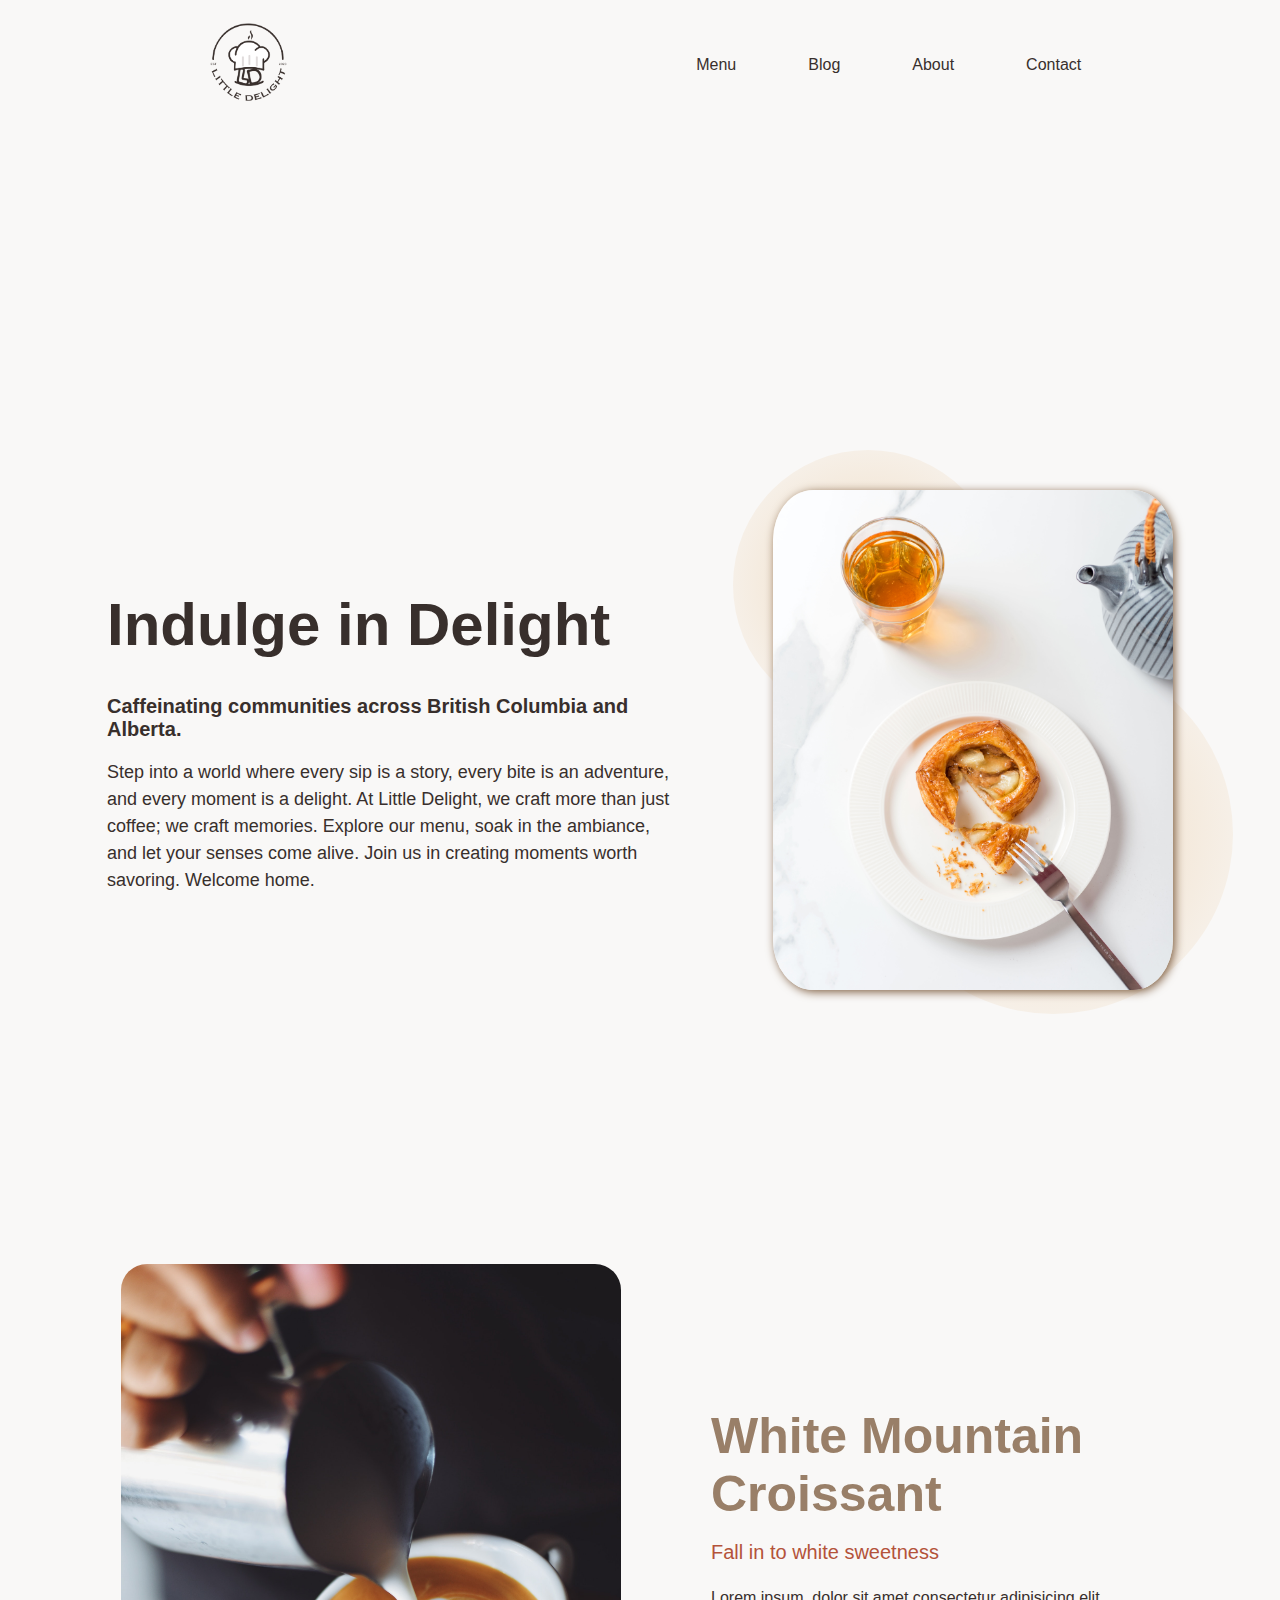
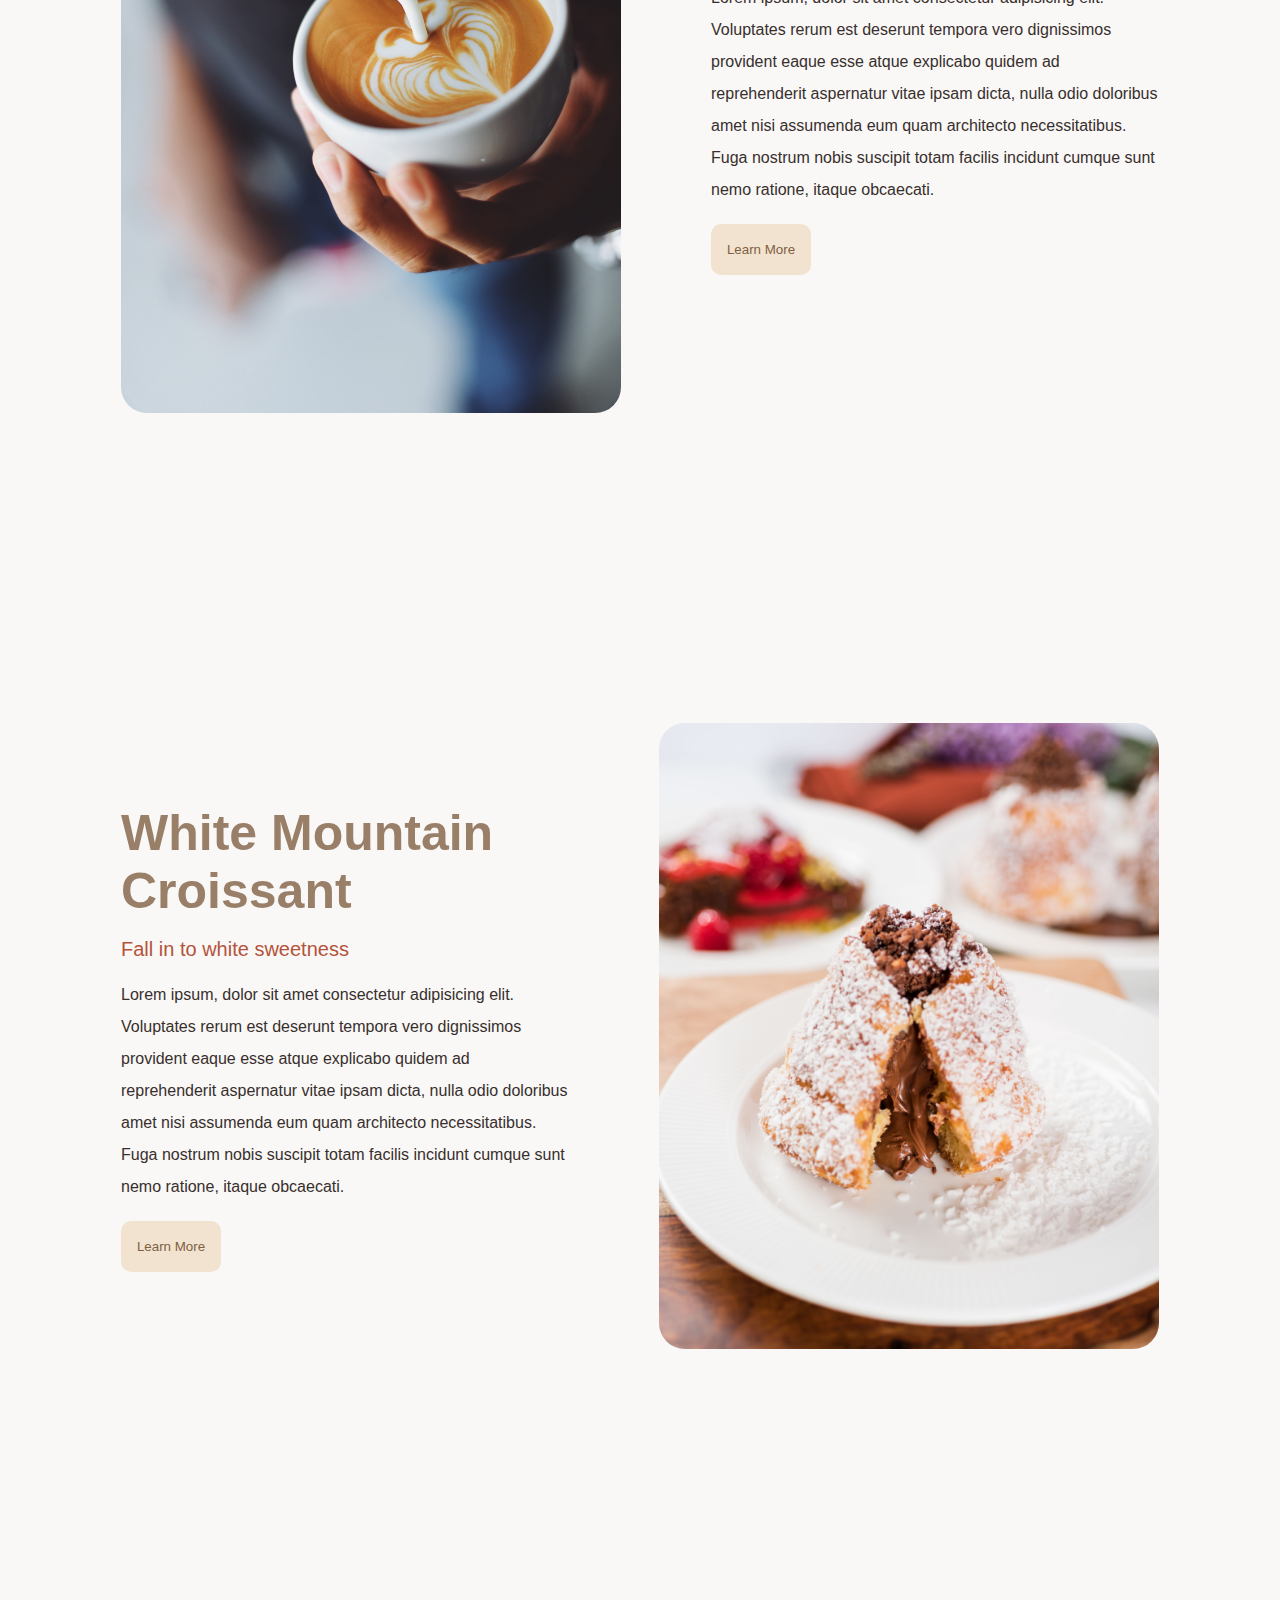
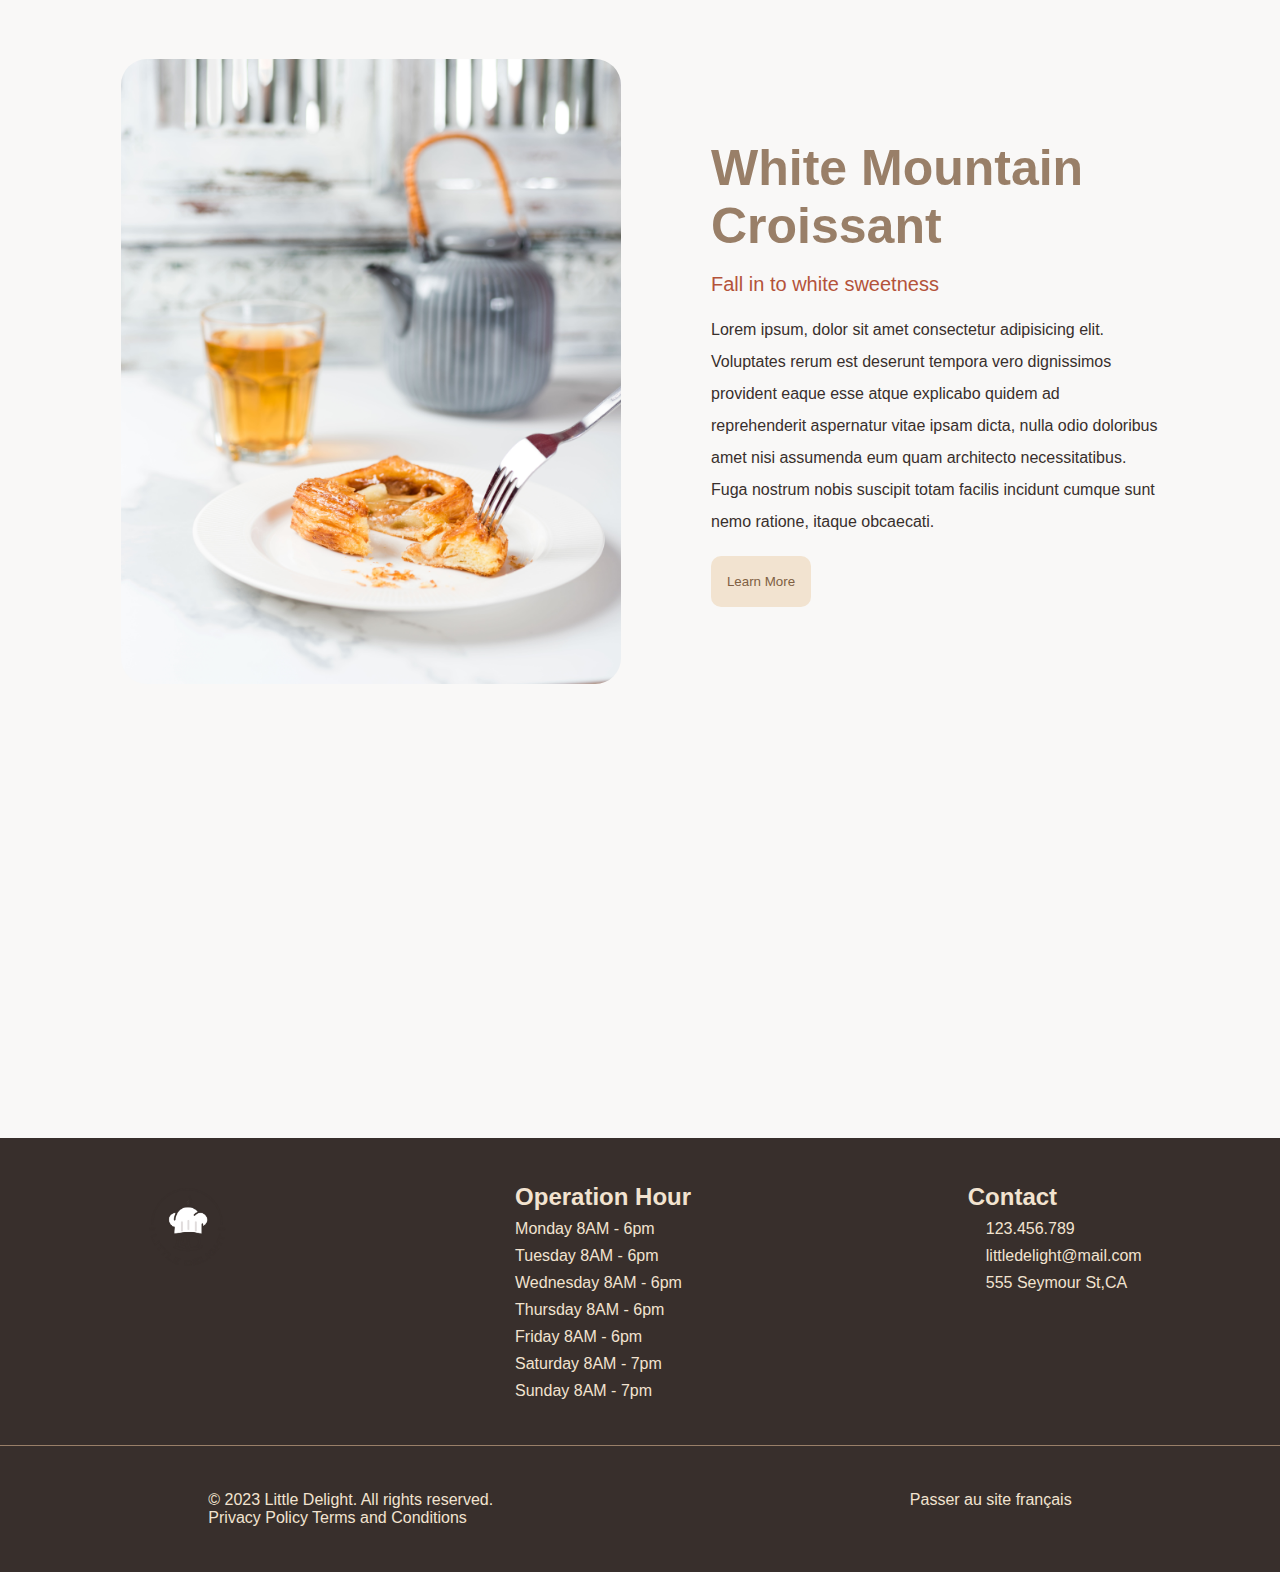
<file: index.html>
<!DOCTYPE html>
<html lang="en">
<head>
    <meta charset="UTF-8">
    <meta name="viewport" content="width=device-width, initial-scale=1.0">
    <meta name="twitter:card" content="summary_large_image" />
    <meta name="twitter:site" content="https://www.littedelight.yoorankim.com/index.html" />
    <meta name="twitter:title" content="Indulge in Delight"/>
    <meta name="twitter:image" content="https://www.littedelight.yoorankim.com/images/danishTable.jpg"/>
    <meta name="twitter:description" content="Step into a world where every sip is a story, every bite is an adventure, and every moment is a delight. At Little Delight, we craft more than just coffee; we craft memories. Explore our menu, soak in the ambiance, and let your senses come alive. Join us in creating moments worth savouring. Welcome home." />
    <meta property="og:url"content="https://www.littedelight.yoorankim.com/index.html"/>
    <meta property="og:type"content='Homepage'/>
    <meta property="og:title"content='Indulge in Delight'/>
    <meta property="og:image"content="images/danishTable.jpg"/>
    <meta property="og:description" content="Step into a world where every sip is a story, every bite is an adventure, and every moment is a delight. At Little Delight, we craft more than just coffee; we craft memories. Explore our menu, soak in the ambiance, and let your senses come alive. Join us in creating moments worth savouring. Welcome home." />
    <link rel="stylesheet" href="https://cdnjs.cloudflare.com/ajax/libs/font-awesome/6.4.2/css/all.min.css" integrity="sha512-z3gLpd7yknf1YoNbCzqRKc4qyor8gaKU1qmn+CShxbuBusANI9QpRohGBreCFkKxLhei6S9CQXFEbbKuqLg0DA==" crossorigin="anonymous" referrerpolicy="no-referrer" />
    <link rel="stylesheet" href="./styles/global.css">
    <link rel="stylesheet" href="./styles/homePage.css">
    <link rel="icon" type="image/x-icon" href="./images/grey.png">
    <script type='text/javascript' src='https://platform-api.sharethis.com/js/sharethis.js#property=653173de128a9c0012084777&product=sticky-share-buttons' async='async'></script>
    <title>Little Delight</title>
</head>
<body>
    <header>
        <a href="./index.html"><img src="./images/grey.png" alt="Logo"></a>
        <nav>
            <ul>
                <li>
                    <a href="./menu.html">Menu</a>
                    <ul>
                        <li><a href="./pastry.html">Pastry</a></li>
                        <li><a href="./coffee.html">Coffee</a></li>
                        <li><a href="./sandwich.html">Sandwich</a></li>
                    </ul>
                </li>
                <li><a href="./blog.html">Blog</a></li>
                <li>
                    <a href="./mission.html">About</a>
                    <ul>
                        <li><a href="./mission.html">Mission</a></li>
                        <li><a href="./vision.html">Vision</a></li>
                        <li><a href="./team.html">Team</a></li>
                    </ul>
                </li>
                <li><a href=".//contact.html">Contact</a></li>
            </ul>
        </nav>
    </header>
    <main>
        <div class="sharethis-sticky-share-buttons"></div>
        <section class='banner'>
            <article>
                <h1>Indulge in Delight</h1>
                <span>Caffeinating communities across British Columbia and Alberta.</span>
                <p>
                    Step into a world where every sip is a story, every bite is an adventure, and every moment is a delight. At Little Delight, we craft more than just coffee; we craft memories. Explore our menu, soak in the ambiance, and let your senses come alive. Join us in creating moments worth savoring. Welcome home.
                </p>
            </article>
            <figure>
                <img src="./images/danishTable.jpg" alt="">
                <span></span>
                <span></span>
            </figure>
        </section>
        <section class='menu'>
            <article>
                <figure>
                    <img src="./images/coffee.jpg" alt="">
                </figure>
                <div>
                    <h3>White Mountain Croissant</h3>
                    <span>Fall in to white sweetness</span>
                    <p>Lorem ipsum, dolor sit amet consectetur adipisicing elit. Voluptates rerum est deserunt tempora vero dignissimos provident eaque esse atque explicabo quidem ad reprehenderit aspernatur vitae ipsam dicta, nulla odio doloribus amet nisi assumenda eum quam architecto necessitatibus. Fuga nostrum nobis suscipit totam facilis incidunt cumque sunt nemo ratione, itaque obcaecati.</p>
                    <button>Learn More</button>
                </div>
            </article>
            <article>
                <figure>
                    <img src="./images/_DSC1422.jpg" alt="">
                </figure>
                <div>
                    <h3>White Mountain Croissant</h3>
                    <span>Fall in to white sweetness</span>
                    <p>Lorem ipsum, dolor sit amet consectetur adipisicing elit. Voluptates rerum est deserunt tempora vero dignissimos provident eaque esse atque explicabo quidem ad reprehenderit aspernatur vitae ipsam dicta, nulla odio doloribus amet nisi assumenda eum quam architecto necessitatibus. Fuga nostrum nobis suscipit totam facilis incidunt cumque sunt nemo ratione, itaque obcaecati.</p>
                    <button>Learn More</button>
                </div>
            </article>
            <article>
                <figure>
                    <img src="./images/_DSC1530.jpg" alt="">
                </figure>
                <div>
                    <h3>White Mountain Croissant</h3>
                    <span>Fall in to white sweetness</span>
                    <p>Lorem ipsum, dolor sit amet consectetur adipisicing elit. Voluptates rerum est deserunt tempora vero dignissimos provident eaque esse atque explicabo quidem ad reprehenderit aspernatur vitae ipsam dicta, nulla odio doloribus amet nisi assumenda eum quam architecto necessitatibus. Fuga nostrum nobis suscipit totam facilis incidunt cumque sunt nemo ratione, itaque obcaecati.</p>
                    <button>Learn More</button>
                </div>
            </article>
        </section>
        <div class="powr-social-feed" id="sharethis-social-feed-653173de128a9c0012084777"></div>
    </main>
    <footer>
        <section>
            <img src="./images/grey.png" alt="Logo">
            <ul class='operation'>
                <li><h2>Operation Hour</h2></li>
                <li>Monday 8AM - 6pm</li>
                <li>Tuesday 8AM - 6pm</li>
                <li>Wednesday 8AM - 6pm</li>
                <li>Thursday 8AM - 6pm</li>
                <li>Friday 8AM - 6pm</li>
                <li>Saturday 8AM - 7pm</li>
                <li>Sunday 8AM - 7pm</li>
            </ul>
            <ul class='contact'>
                <li><h2>Contact</h2></li>
                <li><i class="fa-solid fa-phone"></i>123.456.789</li>
                <li><i class="fa-solid fa-envelope"></i>littledelight@mail.com</li>
                <li><i class="fa-solid fa-location-dot"></i>555 Seymour St,CA</li>
                <li>
                    <ul class='social'>
                        <li><a href="https://www.instagram.com/littledelightpastry/"><i class="fa-brands fa-instagram"></i></a></li>
                        <li><a href="https://www.facebook.com/profile.php?id=61551004452970"><i class="fa-brands fa-facebook"></i></a></li>
                        <li><a href="https://www.youtube.com/channel/UC8Gw-8i84WYuAJLRH8nndxA"><i class="fa-brands fa-youtube"></i></a></li>
                    </ul>
                </li>
            </ul>
        </section>
        <section>
            <article>
                <p>&copy; 2023 Little Delight. All rights reserved.</p>
                <a href="#">Privacy Policy</a>
                <a href="#">Terms and Conditions</a>
            </article>
            <article>
                <a href="#">Passer au site français</a>
            </article>
        </section>
    </footer>
</body>
</html>
</file>
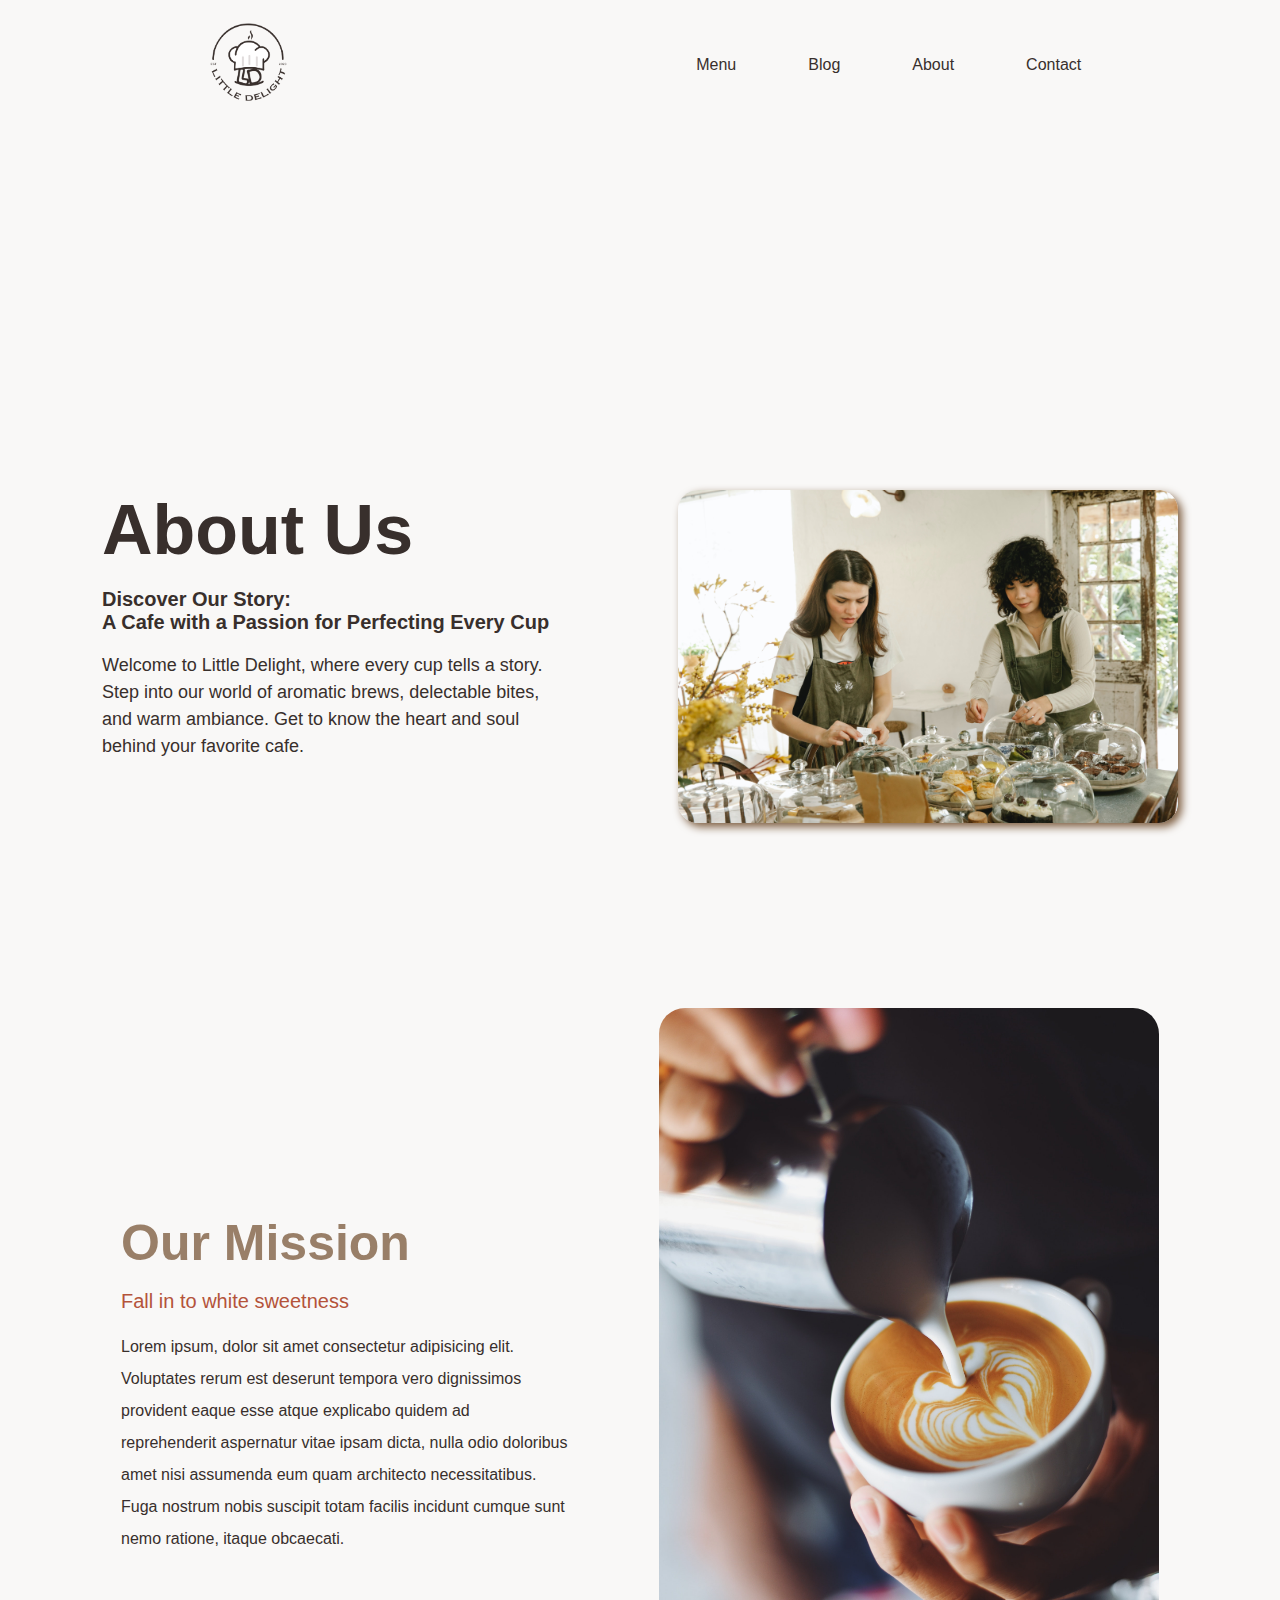
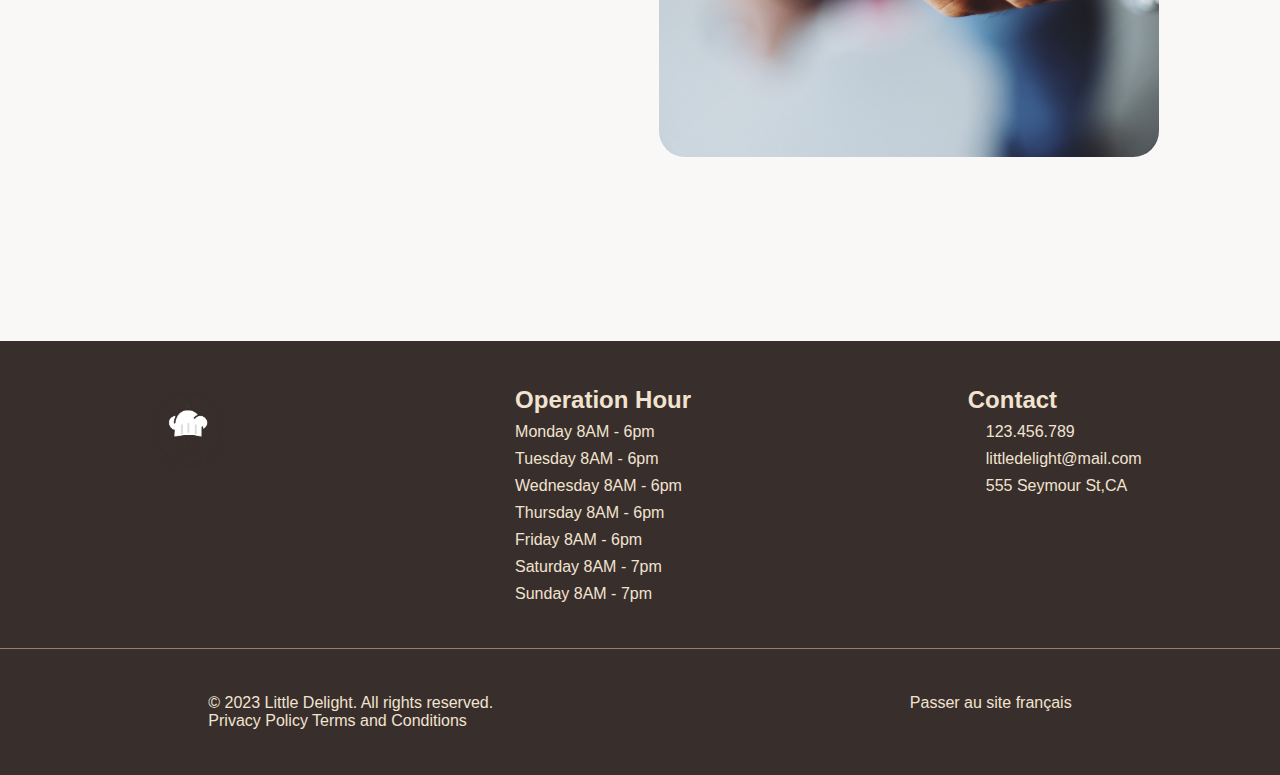
<file: mission.html>
<!DOCTYPE html>
<html lang="en">
<head>
    <meta charset="UTF-8">
    <meta name="viewport" content="width=device-width, initial-scale=1.0">   
    <link rel="stylesheet" href="https://cdnjs.cloudflare.com/ajax/libs/font-awesome/6.4.2/css/all.min.css" integrity="sha512-z3gLpd7yknf1YoNbCzqRKc4qyor8gaKU1qmn+CShxbuBusANI9QpRohGBreCFkKxLhei6S9CQXFEbbKuqLg0DA==" crossorigin="anonymous" referrerpolicy="no-referrer" />
    <link rel="stylesheet" href="./styles/global.css">
    <link rel="stylesheet" href="./styles/missionPage.css">
    <link rel="icon" type="image/x-icon" href="./images/grey.png">
    <script type='text/javascript' src='https://platform-api.sharethis.com/js/sharethis.js#property=653173de128a9c0012084777&product=sticky-share-buttons' async='async'></script>
    <title>Little Delight</title>
</head>
<body>
    <header>
        <a href="./index.html"><img src="./images/grey.png" alt="Logo"></a>
        <nav>
            <ul>
                <li>
                    <a href="./menu.html">Menu</a>
                    <ul>
                        <li><a href="./pastry.html">Pastry</a></li>
                        <li><a href="./coffee.html">Coffee</a></li>
                        <li><a href="./sandwich.html">Sandwich</a></li>
                    </ul>
                </li>
                <li><a href="./blog.html">Blog</a></li>
                <li>
                    <a href="./mission.html">About</a>
                    <ul>
                        <li><a href="./mission.html">Mission</a></li>
                        <li><a href="./vision.html">Vision</a></li>
                        <li><a href="./team.html">Team</a></li>
                    </ul>
                </li>
                <li><a href=".//contact.html">Contact</a></li>
            </ul>
        </nav>
    </header>
    <main>
        <div class="sharethis-sticky-share-buttons"></div>
        <section class='banner'>
            <article>
                <h1>About Us</h1>
                <span>Discover Our Story: <br>A Cafe with a Passion for Perfecting Every Cup</span>
                <p>
                    Welcome to Little Delight, where every cup tells a story. Step into our world of aromatic brews, delectable bites, and warm ambiance. Get to know the heart and soul behind your favorite cafe.
                </p>
            </article>
            <figure>
                <img src="./images/pexels-gary-barnes-6231602.jpg" alt="">
                <span></span>
            </figure>
        </section>
        <section class='menu'>
            <article>
                <div>
                    <h3>Our Mission</h3>
                    <span>Fall in to white sweetness</span>
                    <p>Lorem ipsum, dolor sit amet consectetur adipisicing elit. Voluptates rerum est deserunt tempora vero dignissimos provident eaque esse atque explicabo quidem ad reprehenderit aspernatur vitae ipsam dicta, nulla odio doloribus amet nisi assumenda eum quam architecto necessitatibus. Fuga nostrum nobis suscipit totam facilis incidunt cumque sunt nemo ratione, itaque obcaecati.</p>
                </div>
                <figure>
                    <img src="./images/coffee.jpg" alt="">
                </figure>
            </article>
        </section>
    </main>
    <footer>
        <section>
            <img src="./images/grey.png" alt="Logo">
            <ul class='operation'>
                <li><h2>Operation Hour</h2></li>
                <li>Monday 8AM - 6pm</li>
                <li>Tuesday 8AM - 6pm</li>
                <li>Wednesday 8AM - 6pm</li>
                <li>Thursday 8AM - 6pm</li>
                <li>Friday 8AM - 6pm</li>
                <li>Saturday 8AM - 7pm</li>
                <li>Sunday 8AM - 7pm</li>
            </ul>
            <ul class='contact'>
                <li><h2>Contact</h2></li>
                <li><i class="fa-solid fa-phone"></i>123.456.789</li>
                <li><i class="fa-solid fa-envelope"></i>littledelight@mail.com</li>
                <li><i class="fa-solid fa-location-dot"></i>555 Seymour St,CA</li>
                <li>
                    <ul class='social'>
                        <li><a href="https://www.instagram.com/littledelightpastry/"><i class="fa-brands fa-instagram"></i></a></li>
                        <li><a href="https://www.facebook.com/profile.php?id=61551004452970"><i class="fa-brands fa-facebook"></i></a></li>
                        <li><a href="https://www.youtube.com/channel/UC8Gw-8i84WYuAJLRH8nndxA"><i class="fa-brands fa-youtube"></i></a></li>
                    </ul>
                </li>
            </ul>
        </section>
        <section>
            <article>
                <p>&copy; 2023 Little Delight. All rights reserved.</p>
                <a href="#">Privacy Policy</a>
                <a href="#">Terms and Conditions</a>
            </article>
            <article>
                <a href="#">Passer au site français</a>
            </article>
        </section>
    </footer>
</body>
</html>
</file>
<file: styles/global.css>
@import url('https://fonts.googleapis.com/css2?family=Knewave&display=swap');

*{margin: 0; padding: 0; list-style: none; font-family: sans-serif; color: var(--black);}

:root{
    --brick:#B4533A;
    --pink:#f698af;
    --black:#382f2c;
    --white: #f9f8f7;
    --light-brown:#f2e3d0;
    --brown:#997f68;
    --dark-brown:#7f5f42;
}

body, header, footer {
    display: flex;
}

body{
    width: 100%;
    flex-direction: column;
    justify-content: space-between;
    align-items: center;
    background-color: var(--white);
}

header{
    padding: 2vh 0;
    width: 100%;
    justify-content: space-around;
    align-items: center;
}

header img, footer img {
    width: 100px;
    height: 90px;
    object-fit: cover;
    object-position: 0 30%;
}

header ul {
    display: flex;
    column-gap: 8vh;
}

header nav a:hover{
    border-bottom:1.5px solid var(--black);
}

header ul > li {
    position: relative;
    
}
header ul > li:hover ul{
    display: flex;
}

header ul ul {
    position: absolute;
    flex-direction: column;
    row-gap: 1vh;
    display: none;
    padding: 2vh 0;
    z-index: 1;
}

header a{
    color: var(--black);
    text-decoration: none;
}

main {
    width: 100%;
    display: flex;
    flex-direction: column;
    justify-content: center;
    row-gap: 20vh;
    padding-bottom: 20vh;
}

footer{
    width: 100%;
    flex-direction: column;
    background-color: var(--black);
}

footer section {
    display: flex;
    justify-content: space-around;
    padding: 5vh 0;
}

h2{
    color: var(--light-brown);
}

footer section:first-child{
    border-bottom: 1px solid var(--brown);
}
footer ul.operation, footer ul.contact {
    display: flex;
    flex-direction: column;
    row-gap: 1vh;
}

footer ul.social{
    display: flex;
    justify-content: space-around;
    margin-top: 4vh;
}

footer ul.social i{
    font-size: 26px;
}

footer ul.social i:hover{
    color: #997f68;
}

footer i {
    padding-right: 2vh;
    color: var(--light-brown);
}

footer li, footer a, footer p{
    color: var(--light-brown);
}

footer a{
    text-decoration: none;
}
footer section:last-child a:hover{
    border-bottom: 1px solid var(--light-brown);
}
</file>
<file: styles/homePage.css>
main {
    padding-bottom: 20vh 0;
    row-gap: 30vh;
    margin-top: 10vh;
}

.banner {
    display: flex;
    justify-content: center;
    align-items: center;
    column-gap: 10vh;
}

.banner article {
    width: 45%;
    display: flex;
    flex-direction: column;
    row-gap: 2vh;
}

.banner h1{
    font-size: 60px;
    margin-bottom: 2vh;
}

.banner span{
    font-weight: bold;
    font-size: 20px;
}

.banner p {
    line-height: 1.5;
    font-size: 18px;
}

.banner img{
    width: 400px;
    border-radius: 10%;
    box-shadow: 2px 2px 10px var(--dark-brown);
}

.banner figure {
    position: relative;
}

.banner figure span:first-of-type{
    position: absolute;
    top: -40px;
    left: -40px;
    z-index: -1;
    width: 30vh;
    height: 30vh;
    border-radius: 50%;
    opacity: 0.7;
    background:radial-gradient(var(--brown), var(--light-brown), transparent);
    animation: spin 1s infinite alternate;
}

.banner figure span:last-child{
    position: absolute;
    bottom: -20px;
    right: -60px;
    z-index: -1;
    width: 40vh;
    height: 40vh;
    border-radius: 50%;
    opacity: 0.7;
    background:radial-gradient(var(--brown), var(--light-brown), transparent);
    animation: spin 1s infinite alternate;
}

@keyframes spin {
    to{
        transform: scale(1.1);
        opacity: 1;
    }
}

.menu{
    display: flex;
    flex-direction: column;
    justify-content: center;
    row-gap: 34vh;
}

.menu article{
    display: flex;
    justify-content: center;
    column-gap: 10vh;
}

.menu article:nth-child(2){
    flex-direction: row-reverse;
}

.menu img{
    width: 500px;
    border-radius: 26px;
}
.menu div {
    width: 35%;
    display: flex;
    flex-direction: column;
    justify-content: center;
    row-gap: 2vh;
}

h3{
    font-size: 50px;
    color: var(--brown);
}

.menu span{
    font-size: 20px;
    color: var(--brick);
}

.menu p{
    line-height: 2;
}

.menu button {
    background-color: var(--light-brown);
    border: none;
    width: 100px;
    padding: 2vh 0;
    border-radius: 10px;
    color: var(--dark-brown);
    cursor: pointer;
    transition: all 0.3s;
}

.menu button:hover{
    background-color: var(--brown);
    color: var(--light-brown);
}
</file>
<file: styles/missionPage.css>
main {
    padding: 20vh 0;
}

.banner {
    display: flex;
    justify-content: center;
}

.banner article {
    width: 45%;
}

.banner h1{
    font-size: 70px;
    margin-bottom: 2vh;
}

.banner span {
    font-weight: bold;
    font-size: 20px;
}

.banner p {
    width: 80%;
    margin-top: 2vh;
    line-height: 1.5;
    font-size: 18px;
}

.banner img{
    width: 500px;
    border-radius: 20px;
    box-shadow: 4px 4px 8px var(--dark-brown);
}

.banner figure {
    position: relative;
}

@keyframes spin {
    to{
        transform: scale(1.1);
        opacity: 0.7;
    }
}

.menu{
    display: flex;
    flex-direction: column;
    justify-content: center;
    row-gap: 34vh;
}

.menu article{
    display: flex;
    justify-content: center;
    column-gap: 10vh;
}

.menu article:nth-child(2){
    flex-direction: row-reverse;
}

.menu img{
    width: 500px;
    border-radius: 26px;
}
.menu div {
    width: 35%;
    display: flex;
    flex-direction: column;
    justify-content: center;
    row-gap: 2vh;
}

h3{
    font-size: 50px;
    color: var(--brown);
}

.menu span{
    font-size: 20px;
    color: var(--brick);
}

.menu p{
    line-height: 2;
}
</file>
